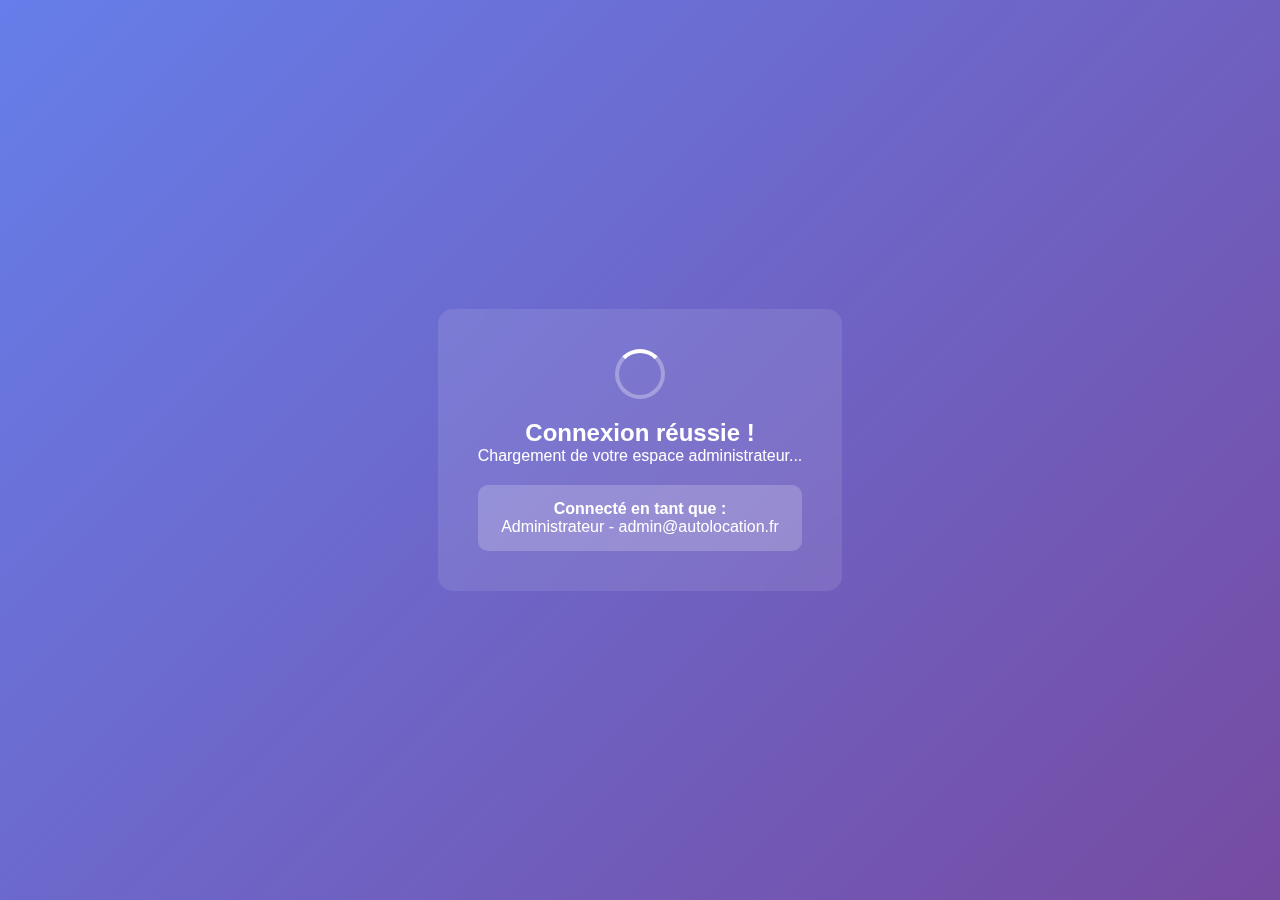
<file: espace-pro.html>
<!DOCTYPE html>
<html lang="fr">
<head>
    <meta charset="UTF-8">
    <meta name="viewport" content="width=device-width, initial-scale=1.0">
    <title>Redirection - AutoLocation</title>
    <style>
        * {
            margin: 0;
            padding: 0;
            box-sizing: border-box;
        }

        body {
            font-family: 'Segoe UI', Tahoma, Geneva, Verdana, sans-serif;
            background: linear-gradient(135deg, #667eea 0%, #764ba2 100%);
            min-height: 100vh;
            display: flex;
            align-items: center;
            justify-content: center;
            padding: 20px;
        }

        .redirect-container {
            text-align: center;
            color: white;
            background: rgba(255,255,255,0.1);
            padding: 40px;
            border-radius: 15px;
            backdrop-filter: blur(10px);
        }

        .spinner {
            width: 50px;
            height: 50px;
            border: 4px solid rgba(255,255,255,0.3);
            border-top: 4px solid white;
            border-radius: 50%;
            animation: spin 1s linear infinite;
            margin: 0 auto 20px;
        }

        @keyframes spin {
            0% { transform: rotate(0deg); }
            100% { transform: rotate(360deg); }
        }

        .user-info {
            margin-top: 20px;
            padding: 15px;
            background: rgba(255,255,255,0.2);
            border-radius: 10px;
        }
    </style>
</head>
<body>
    <div class="redirect-container">
        <div class="spinner"></div>
        <h2>Connexion réussie !</h2>
        <p>Chargement de votre espace administrateur...</p>
        
        <div class="user-info">
            <strong>Connecté en tant que :</strong>
            <div>Administrateur - admin@autolocation.fr</div>
        </div>
    </div>

    <script>
        // Redirection vers le dashboard admin après 2 secondes
        setTimeout(() => {
            window.location.href = 'dashboard-admin.html';
        }, 2000);
    </script>
</body>
</html>
</file>
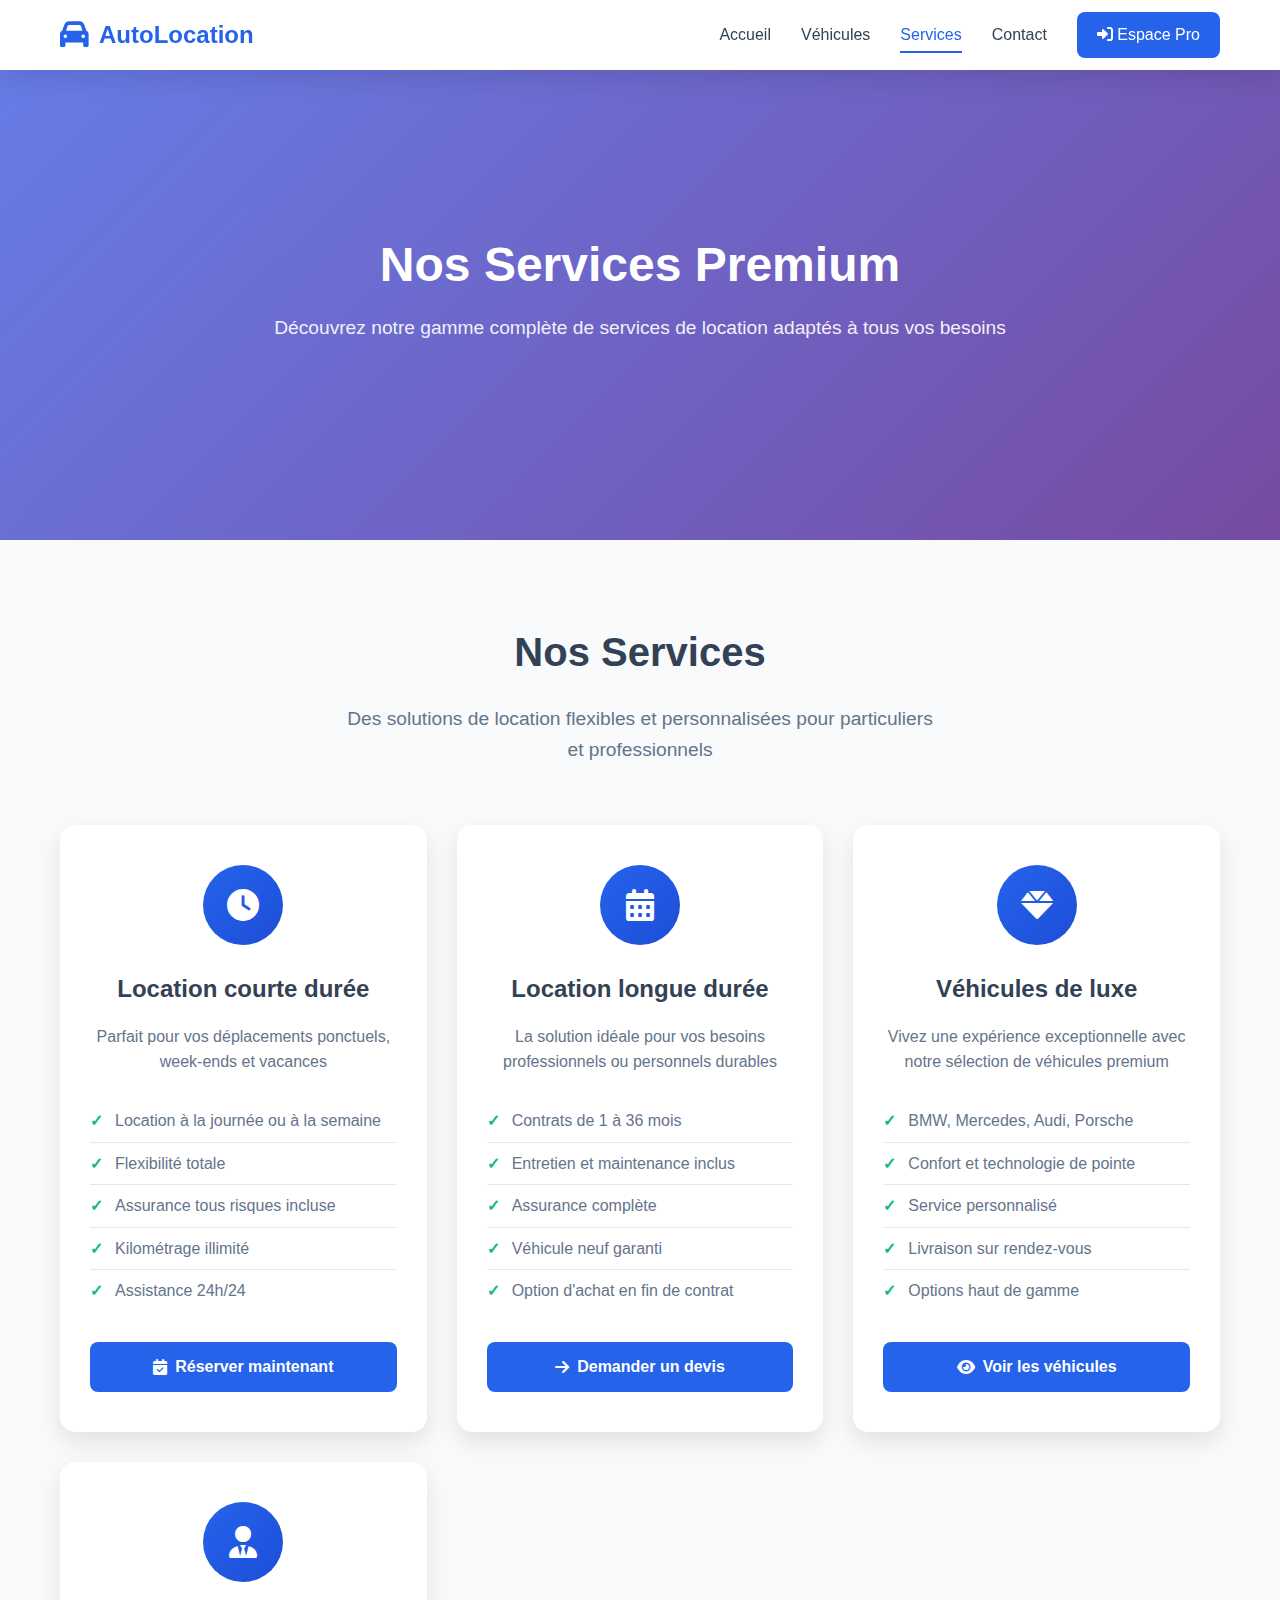
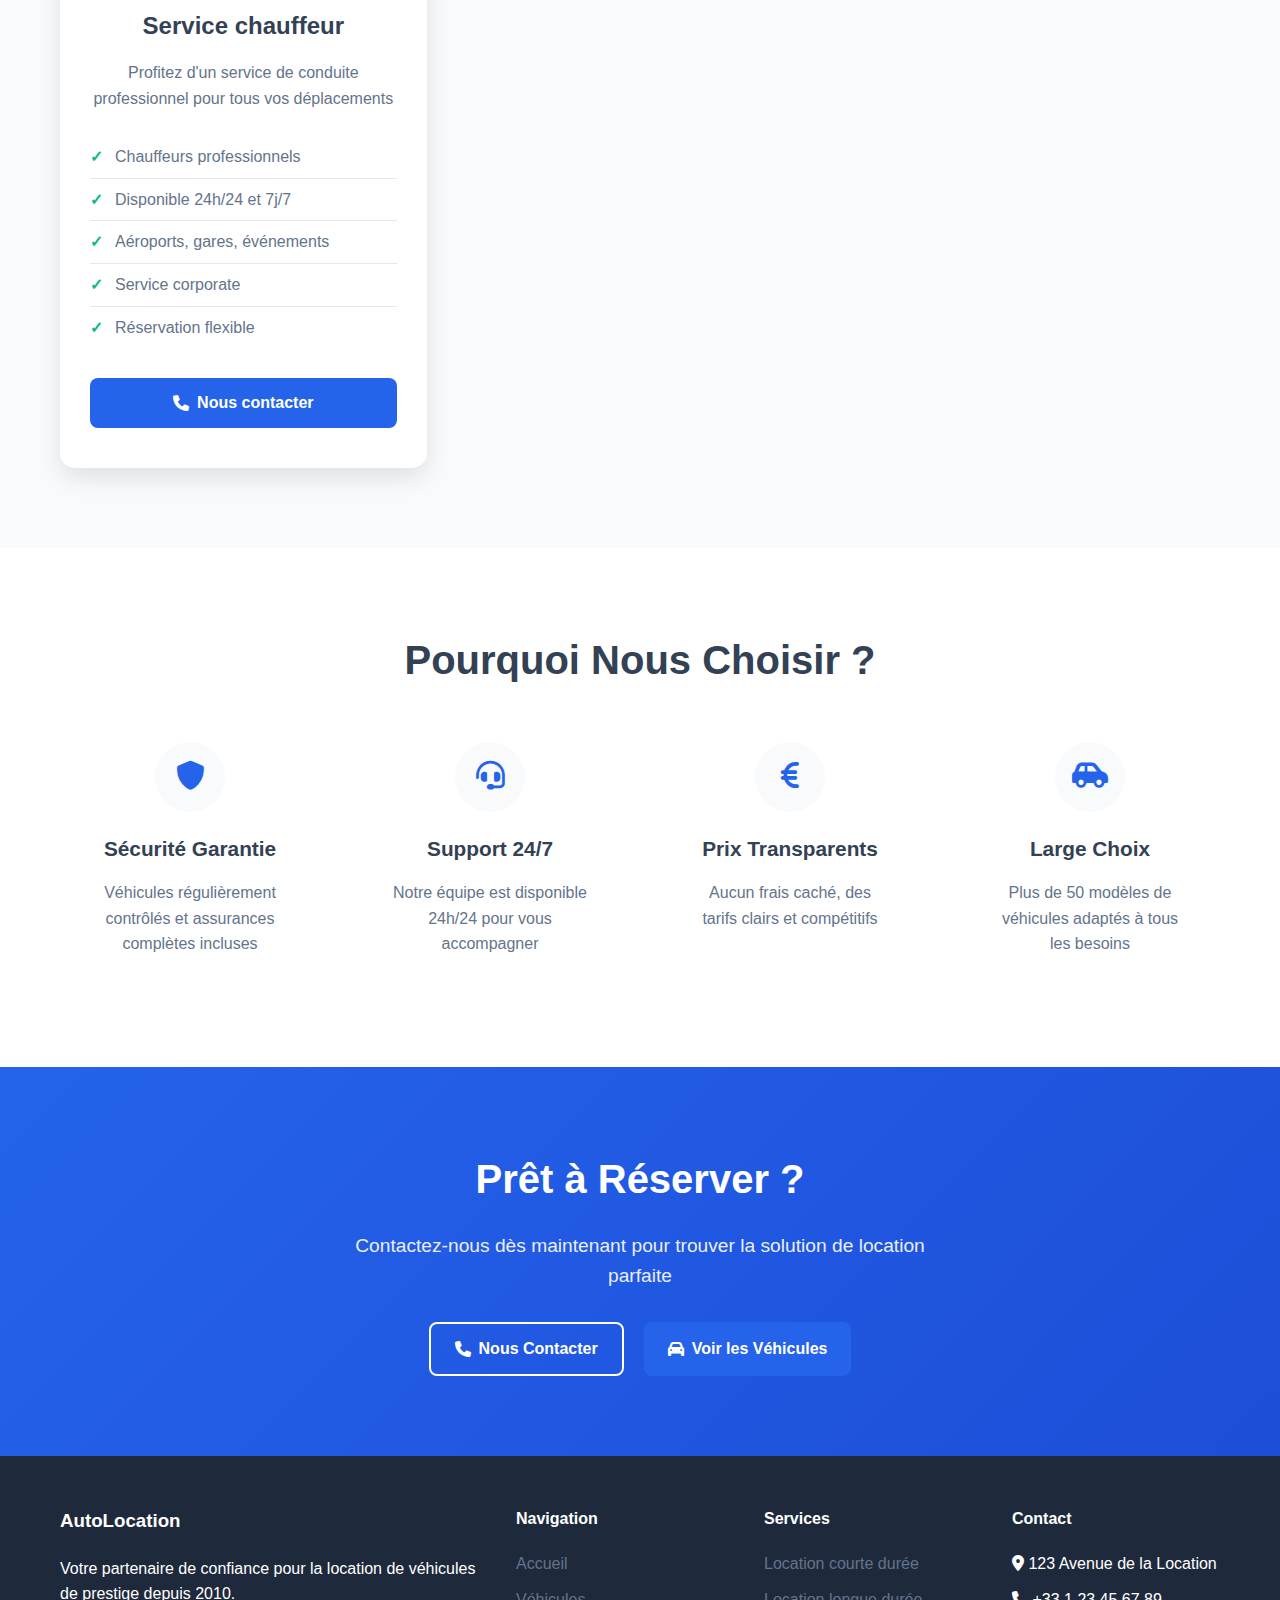
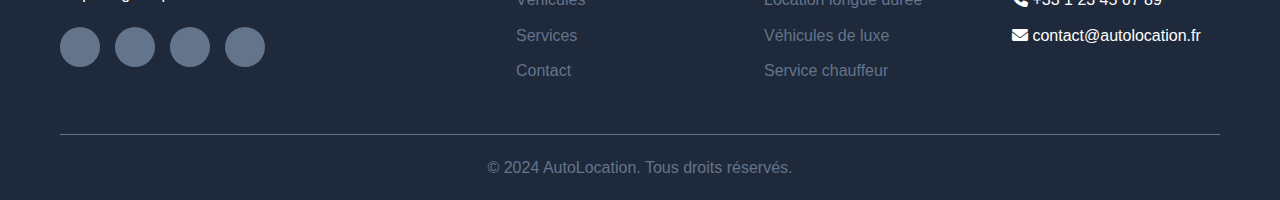
<file: services.html>
<!DOCTYPE html>
<html lang="fr">
<head>
    <meta charset="UTF-8">
    <meta name="viewport" content="width=device-width, initial-scale=1.0">
    <title>Services - AutoLocation</title>
    <link rel="stylesheet" href="styles/services.css">
    <link href="https://cdnjs.cloudflare.com/ajax/libs/font-awesome/6.0.0/css/all.min.css" rel="stylesheet">
</head>
<body>
    <!-- Navigation -->
    <nav class="navbar">
        <div class="nav-container">
            <a href="index.html" class="nav-logo"> <!-- Lien corrigé -->
                <i class="fas fa-car"></i>
                AutoLocation
            </a>
            
            <div class="nav-menu">
                <a href="index.html" class="nav-link">Accueil</a> <!-- Lien corrigé -->
                <a href="index.html#vehicles" class="nav-link">Véhicules</a> <!-- Lien corrigé -->
                <a href="services.html" class="nav-link active">Services</a>
                <a href="index.html#contact" class="nav-link">Contact</a> <!-- Lien corrigé -->
                <a href="login.html" class="nav-link login-btn">
                    <i class="fas fa-sign-in-alt"></i>
                    Espace Pro <!-- Texte corrigé -->
                </a>
            </div>

            <div class="nav-toggle">
                <span></span>
                <span></span>
                <span></span>
            </div>
        </div>
    </nav>

    <!-- Hero Section -->
    <section class="hero-services">
        <div class="hero-services-content">
            <h1 class="hero-services-title">Nos Services Premium</h1>
            <p class="hero-services-subtitle">
                Découvrez notre gamme complète de services de location adaptés à tous vos besoins
            </p>
        </div>
    </section>

    <!-- Services Section -->
    <section class="services-section">
        <div class="container">
            <h2 class="section-title">Nos Services</h2>
            <p class="section-subtitle">
                Des solutions de location flexibles et personnalisées pour particuliers et professionnels
            </p>
            
            <div class="services-grid">
                <!-- Service 1 -->
                <div class="service-card" id="courte-duree"> <!-- ID ajouté -->
                    <div class="service-icon">
                        <i class="fas fa-clock"></i>
                    </div>
                    <h3>Location courte durée</h3>
                    <p>Parfait pour vos déplacements ponctuels, week-ends et vacances</p>
                    <ul class="service-features">
                        <li>Location à la journée ou à la semaine</li>
                        <li>Flexibilité totale</li>
                        <li>Assurance tous risques incluse</li>
                        <li>Kilométrage illimité</li>
                        <li>Assistance 24h/24</li>
                    </ul>
                    <a href="login.html" class="btn btn-primary btn-full"> <!-- Lien corrigé -->
                        <i class="fas fa-calendar-check"></i>
                        Réserver maintenant
                    </a>
                </div>

                <!-- Service 2 -->
                <div class="service-card" id="longue-duree"> <!-- ID ajouté -->
                    <div class="service-icon">
                        <i class="fas fa-calendar-alt"></i>
                    </div>
                    <h3>Location longue durée</h3>
                    <p>La solution idéale pour vos besoins professionnels ou personnels durables</p>
                    <ul class="service-features">
                        <li>Contrats de 1 à 36 mois</li>
                        <li>Entretien et maintenance inclus</li>
                        <li>Assurance complète</li>
                        <li>Véhicule neuf garanti</li>
                        <li>Option d'achat en fin de contrat</li>
                    </ul>
                    <a href="index.html#contact" class="btn btn-primary btn-full"> <!-- Lien corrigé -->
                        <i class="fas fa-arrow-right"></i>
                        Demander un devis
                    </a>
                </div>

                <!-- Service 3 -->
                <div class="service-card" id="vehicules-luxe"> <!-- ID ajouté -->
                    <div class="service-icon">
                        <i class="fas fa-gem"></i>
                    </div>
                    <h3>Véhicules de luxe</h3>
                    <p>Vivez une expérience exceptionnelle avec notre sélection de véhicules premium</p>
                    <ul class="service-features">
                        <li>BMW, Mercedes, Audi, Porsche</li>
                        <li>Confort et technologie de pointe</li>
                        <li>Service personnalisé</li>
                        <li>Livraison sur rendez-vous</li>
                        <li>Options haut de gamme</li>
                    </ul>
                    <a href="index.html#vehicles" class="btn btn-primary btn-full"> <!-- Lien corrigé -->
                        <i class="fas fa-eye"></i>
                        Voir les véhicules
                    </a>
                </div>

                <!-- Service 4 -->
                <div class="service-card" id="service-chauffeur"> <!-- ID ajouté -->
                    <div class="service-icon">
                        <i class="fas fa-user-tie"></i>
                    </div>
                    <h3>Service chauffeur</h3>
                    <p>Profitez d'un service de conduite professionnel pour tous vos déplacements</p>
                    <ul class="service-features">
                        <li>Chauffeurs professionnels</li>
                        <li>Disponible 24h/24 et 7j/7</li>
                        <li>Aéroports, gares, événements</li>
                        <li>Service corporate</li>
                        <li>Réservation flexible</li>
                    </ul>
                    <a href="index.html#contact" class="btn btn-primary btn-full"> <!-- Lien corrigé -->
                        <i class="fas fa-phone"></i>
                        Nous contacter
                    </a>
                </div>
            </div>
        </div>
    </section>

    <!-- Benefits Section -->
    <section class="benefits-section">
        <div class="container">
            <h2 class="section-title">Pourquoi Nous Choisir ?</h2>
            <div class="benefits-grid">
                <div class="benefit-item">
                    <div class="benefit-icon">
                        <i class="fas fa-shield-alt"></i>
                    </div>
                    <h4>Sécurité Garantie</h4>
                    <p>Véhicules régulièrement contrôlés et assurances complètes incluses</p>
                </div>
                <div class="benefit-item">
                    <div class="benefit-icon">
                        <i class="fas fa-headset"></i>
                    </div>
                    <h4>Support 24/7</h4>
                    <p>Notre équipe est disponible 24h/24 pour vous accompagner</p>
                </div>
                <div class="benefit-item">
                    <div class="benefit-icon">
                        <i class="fas fa-euro-sign"></i>
                    </div>
                    <h4>Prix Transparents</h4>
                    <p>Aucun frais caché, des tarifs clairs et compétitifs</p>
                </div>
                <div class="benefit-item">
                    <div class="benefit-icon">
                        <i class="fas fa-car-side"></i>
                    </div>
                    <h4>Large Choix</h4>
                    <p>Plus de 50 modèles de véhicules adaptés à tous les besoins</p>
                </div>
            </div>
        </div>
    </section>

    <!-- CTA Section -->
    <section class="cta-section">
        <div class="container">
            <div class="cta-content">
                <h2 class="cta-title">Prêt à Réserver ?</h2>
                <p class="cta-subtitle">Contactez-nous dès maintenant pour trouver la solution de location parfaite</p>
                <div class="cta-buttons">
                    <a href="index.html#contact" class="btn btn-secondary"> <!-- Lien corrigé -->
                        <i class="fas fa-phone"></i>
                        Nous Contacter
                    </a>
                    <a href="index.html#vehicles" class="btn btn-primary"> <!-- Lien corrigé -->
                        <i class="fas fa-car"></i>
                        Voir les Véhicules
                    </a>
                </div>
            </div>
        </div>
    </section>

    <!-- Footer -->
    <footer class="footer">
        <div class="container">
            <div class="footer-grid">
                <div class="footer-col">
                    <h3>AutoLocation</h3>
                    <p>Votre partenaire de confiance pour la location de véhicules de prestige depuis 2010.</p>
                    <div class="social-links">
                        <a href="#"><i class="fab fa-facebook-f"></i></a>
                        <a href="#"><i class="fab fa-twitter"></i></a>
                        <a href="#"><i class="fab fa-instagram"></i></a>
                        <a href="#"><i class="fab fa-linkedin-in"></i></a>
                    </div>
                </div>
                <div class="footer-col">
                    <h4>Navigation</h4>
                    <ul>
                        <li><a href="index.html">Accueil</a></li> <!-- Lien corrigé -->
                        <li><a href="index.html#vehicles">Véhicules</a></li> <!-- Lien corrigé -->
                        <li><a href="services.html">Services</a></li>
                        <li><a href="index.html#contact">Contact</a></li> <!-- Lien corrigé -->
                    </ul>
                </div>
                <div class="footer-col">
                    <h4>Services</h4>
                    <ul>
                        <li><a href="services.html#courte-duree">Location courte durée</a></li> <!-- Lien corrigé -->
                        <li><a href="services.html#longue-duree">Location longue durée</a></li> <!-- Lien corrigé -->
                        <li><a href="services.html#vehicules-luxe">Véhicules de luxe</a></li> <!-- Lien corrigé -->
                        <li><a href="services.html#service-chauffeur">Service chauffeur</a></li> <!-- Lien corrigé -->
                    </ul>
                </div>
                <div class="footer-col">
                    <h4>Contact</h4>
                    <ul>
                        <li><i class="fas fa-map-marker-alt"></i> 123 Avenue de la Location</li>
                        <li><i class="fas fa-phone"></i> +33 1 23 45 67 89</li>
                        <li><i class="fas fa-envelope"></i> contact@autolocation.fr</li>
                    </ul>
                </div>
            </div>
            <div class="footer-bottom">
                <p>&copy; 2024 AutoLocation. Tous droits réservés.</p>
            </div>
        </div>
    </footer>

    <script>
        // Navigation mobile toggle
        document.querySelector('.nav-toggle')?.addEventListener('click', function() {
            document.querySelector('.nav-menu').classList.toggle('active');
        });
    </script>
</body>
</html>
</file>
<file: styles/services.css>
/* Services Page Styles */
* {
    margin: 0;
    padding: 0;
    box-sizing: border-box;
}

:root {
    --primary-color: #2563eb;
    --primary-dark: #1d4ed8;
    --secondary-color: #64748b;
    --accent-color: #f59e0b;
    --success-color: #10b981;
    --danger-color: #ef4444;
    --warning-color: #f59e0b;
    --light-bg: #f8fafc;
    --dark-bg: #1e293b;
    --text-dark: #334155;
    --text-light: #64748b;
    --white: #ffffff;
    --border-color: #e2e8f0;
    --shadow: 0 10px 25px rgba(0, 0, 0, 0.1);
    --shadow-lg: 0 20px 40px rgba(0, 0, 0, 0.15);
}

body {
    font-family: 'Segoe UI', Tahoma, Geneva, Verdana, sans-serif;
    line-height: 1.6;
    color: var(--text-dark);
    overflow-x: hidden;
}

.container {
    max-width: 1200px;
    margin: 0 auto;
    padding: 0 20px;
}

/* Navigation */
.navbar {
    background: var(--white);
    box-shadow: var(--shadow);
    position: fixed;
    top: 0;
    width: 100%;
    z-index: 1000;
    transition: all 0.3s ease;
}

.nav-container {
    max-width: 1200px;
    margin: 0 auto;
    padding: 0 20px;
    display: flex;
    justify-content: space-between;
    align-items: center;
    height: 70px;
}

.nav-logo {
    display: flex;
    align-items: center;
    gap: 10px;
    font-size: 1.5rem;
    font-weight: bold;
    color: var(--primary-color);
    text-decoration: none;
}

.nav-logo i {
    font-size: 1.8rem;
}

.nav-menu {
    display: flex;
    gap: 30px;
    align-items: center;
}

.nav-link {
    text-decoration: none;
    color: var(--text-dark);
    font-weight: 500;
    transition: color 0.3s;
    position: relative;
}

.nav-link:hover {
    color: var(--primary-color);
}

.nav-link.active {
    color: var(--primary-color);
}

.nav-link.active::after {
    content: '';
    position: absolute;
    bottom: -5px;
    left: 0;
    width: 100%;
    height: 2px;
    background: var(--primary-color);
}

.nav-link.login-btn {
    background: var(--primary-color);
    color: var(--white);
    padding: 10px 20px;
    border-radius: 8px;
    transition: background 0.3s;
}

.nav-link.login-btn:hover {
    background: var(--primary-dark);
    color: var(--white);
}

.nav-toggle {
    display: none;
    flex-direction: column;
    cursor: pointer;
}

.nav-toggle span {
    width: 25px;
    height: 3px;
    background: var(--text-dark);
    margin: 3px 0;
    transition: 0.3s;
}

/* Bouton de déconnexion dans le header */
.btn-logout-header {
    background: none;
    border: none;
    color: var(--text-light);
    font-size: 1.2rem;
    cursor: pointer;
    padding: 8px 12px;
    border-radius: 6px;
    transition: var(--transition);
    margin-left: 10px;
}

.btn-logout-header:hover {
    background: var(--light-bg);
    color: var(--danger-color);
}

/* Hero Section Services */
.hero-services {
    min-height: 60vh;
    background: linear-gradient(135deg, #667eea 0%, #764ba2 100%);
    display: flex;
    align-items: center;
    padding: 120px 20px 50px;
    color: var(--white);
    text-align: center;
}

.hero-services-content {
    max-width: 800px;
    margin: 0 auto;
}

.hero-services-title {
    font-size: 3rem;
    font-weight: 700;
    margin-bottom: 20px;
    line-height: 1.2;
}

.hero-services-subtitle {
    font-size: 1.2rem;
    margin-bottom: 30px;
    opacity: 0.9;
}

/* Services Section */
.services-section {
    padding: 80px 0;
    background: var(--light-bg);
}

.section-title {
    text-align: center;
    font-size: 2.5rem;
    margin-bottom: 20px;
    color: var(--text-dark);
}

.section-subtitle {
    text-align: center;
    font-size: 1.2rem;
    color: var(--text-light);
    margin-bottom: 60px;
    max-width: 600px;
    margin-left: auto;
    margin-right: auto;
}

.services-grid {
    display: grid;
    grid-template-columns: repeat(auto-fit, minmax(300px, 1fr));
    gap: 30px;
    margin-top: 30px;
}

.service-card {
    background: var(--white);
    border-radius: 15px;
    padding: 40px 30px;
    text-align: center;
    box-shadow: var(--shadow);
    transition: all 0.3s ease;
    position: relative;
    overflow: hidden;
}

.service-card::before {
    content: '';
    position: absolute;
    top: 0;
    left: 0;
    width: 100%;
    height: 4px;
    background: var(--primary-color);
    transform: scaleX(0);
    transition: transform 0.3s ease;
}

.service-card:hover {
    transform: translateY(-10px);
    box-shadow: var(--shadow-lg);
}

.service-card:hover::before {
    transform: scaleX(1);
}

.service-icon {
    width: 80px;
    height: 80px;
    background: linear-gradient(135deg, var(--primary-color), var(--primary-dark));
    border-radius: 50%;
    display: flex;
    align-items: center;
    justify-content: center;
    margin: 0 auto 25px;
    color: var(--white);
    font-size: 2rem;
    transition: transform 0.3s ease;
}

.service-card:hover .service-icon {
    transform: scale(1.1) rotate(5deg);
}

.service-card h3 {
    font-size: 1.5rem;
    margin-bottom: 15px;
    color: var(--text-dark);
}

.service-card p {
    color: var(--text-light);
    margin-bottom: 25px;
    line-height: 1.6;
}

.service-features {
    list-style: none;
    text-align: left;
    margin-bottom: 30px;
}

.service-features li {
    padding: 8px 0;
    border-bottom: 1px solid var(--border-color);
    color: var(--text-light);
    position: relative;
    padding-left: 25px;
}

.service-features li:before {
    content: "✓";
    position: absolute;
    left: 0;
    color: var(--success-color);
    font-weight: bold;
}

.service-features li:last-child {
    border-bottom: none;
}

/* Buttons */
.btn {
    display: inline-flex;
    align-items: center;
    gap: 8px;
    padding: 12px 24px;
    border: none;
    border-radius: 8px;
    font-weight: 600;
    text-decoration: none;
    cursor: pointer;
    transition: all 0.3s;
    font-size: 1rem;
}

.btn-primary {
    background: var(--primary-color);
    color: var(--white);
}

.btn-primary:hover {
    background: var(--primary-dark);
    transform: translateY(-2px);
}

.btn-secondary {
    background: transparent;
    color: var(--white);
    border: 2px solid var(--white);
}

.btn-secondary:hover {
    background: var(--white);
    color: var(--primary-color);
}

.btn-large {
    padding: 15px 30px;
    font-size: 1.1rem;
}

.btn-full {
    width: 100%;
    justify-content: center;
}

/* Benefits Section */
.benefits-section {
    padding: 80px 0;
    background: var(--white);
}

.benefits-grid {
    display: grid;
    grid-template-columns: repeat(auto-fit, minmax(250px, 1fr));
    gap: 40px;
}

.benefit-item {
    text-align: center;
    padding: 30px;
}

.benefit-icon {
    width: 70px;
    height: 70px;
    background: var(--light-bg);
    border-radius: 50%;
    display: flex;
    align-items: center;
    justify-content: center;
    margin: 0 auto 20px;
    color: var(--primary-color);
    font-size: 1.8rem;
}

.benefit-item h4 {
    font-size: 1.3rem;
    margin-bottom: 15px;
    color: var(--text-dark);
}

.benefit-item p {
    color: var(--text-light);
    line-height: 1.6;
}

/* CTA Section */
.cta-section {
    padding: 80px 0;
    background: linear-gradient(135deg, var(--primary-color), var(--primary-dark));
    color: var(--white);
    text-align: center;
}

.cta-content {
    max-width: 600px;
    margin: 0 auto;
}

.cta-title {
    font-size: 2.5rem;
    margin-bottom: 20px;
}

.cta-subtitle {
    font-size: 1.2rem;
    margin-bottom: 30px;
    opacity: 0.9;
}

.cta-buttons {
    display: flex;
    gap: 20px;
    justify-content: center;
    flex-wrap: wrap;
}

/* Footer */
.footer {
    background: var(--dark-bg);
    color: var(--white);
    padding: 50px 0 20px;
}

.footer-grid {
    display: grid;
    grid-template-columns: 2fr 1fr 1fr 1fr;
    gap: 40px;
    margin-bottom: 40px;
}

.footer-col h3,
.footer-col h4 {
    margin-bottom: 20px;
}

.footer-col ul {
    list-style: none;
}

.footer-col ul li {
    margin-bottom: 10px;
}

.footer-col a {
    color: var(--text-light);
    text-decoration: none;
    transition: color 0.3s;
}

.footer-col a:hover {
    color: var(--white);
}

.social-links {
    display: flex;
    gap: 15px;
    margin-top: 20px;
}

.social-links a {
    width: 40px;
    height: 40px;
    background: var(--text-light);
    border-radius: 50%;
    display: flex;
    align-items: center;
    justify-content: center;
    transition: background 0.3s;
}

.social-links a:hover {
    background: var(--primary-color);
}

.footer-bottom {
    text-align: center;
    padding-top: 20px;
    border-top: 1px solid var(--text-light);
    color: var(--text-light);
}

/* Responsive Design */
@media (max-width: 768px) {
    .nav-menu {
        display: none;
        position: absolute;
        top: 100%;
        left: 0;
        width: 100%;
        background: var(--white);
        flex-direction: column;
        padding: 20px;
        box-shadow: var(--shadow);
    }

    .nav-menu.active {
        display: flex;
    }

    .nav-toggle {
        display: flex;
    }

    .hero-services {
        padding: 100px 20px 50px;
        min-height: 50vh;
    }

    .hero-services-title {
        font-size: 2.2rem;
    }

    .section-title {
        font-size: 2rem;
    }

    .services-grid {
        grid-template-columns: 1fr;
        gap: 20px;
    }

    .service-card {
        padding: 30px 20px;
    }

    .benefits-grid {
        grid-template-columns: 1fr;
        gap: 30px;
    }

    .footer-grid {
        grid-template-columns: 1fr;
        gap: 30px;
    }

    .cta-buttons {
        flex-direction: column;
        align-items: center;
    }

    .cta-title {
        font-size: 2rem;
    }
}

@media (max-width: 480px) {
    .hero-services-title {
        font-size: 1.8rem;
    }

    .section-title {
        font-size: 1.8rem;
    }

    .service-card {
        padding: 25px 15px;
    }

    .btn {
        padding: 10px 20px;
        font-size: 0.9rem;
    }

    .cta-buttons {
        gap: 10px;
    }

    .cta-buttons .btn {
        width: 100%;
        justify-content: center;
    }
}

/* Animation for mobile menu */
.nav-toggle.active span:nth-child(1) {
    transform: rotate(45deg) translate(5px, 5px);
}

.nav-toggle.active span:nth-child(2) {
    opacity: 0;
}

.nav-toggle.active span:nth-child(3) {
    transform: rotate(-45deg) translate(7px, -6px);
}

/* Smooth scrolling */
html {
    scroll-behavior: smooth;
}

/* Loading animation */
@keyframes fadeInUp {
    from {
        opacity: 0;
        transform: translateY(30px);
    }
    to {
        opacity: 1;
        transform: translateY(0);
    }
}

.service-card {
    animation: fadeInUp 0.6s ease-out;
}

.service-card:nth-child(1) { animation-delay: 0.1s; }
.service-card:nth-child(2) { animation-delay: 0.2s; }
.service-card:nth-child(3) { animation-delay: 0.3s; }
.service-card:nth-child(4) { animation-delay: 0.4s; }
</file>
